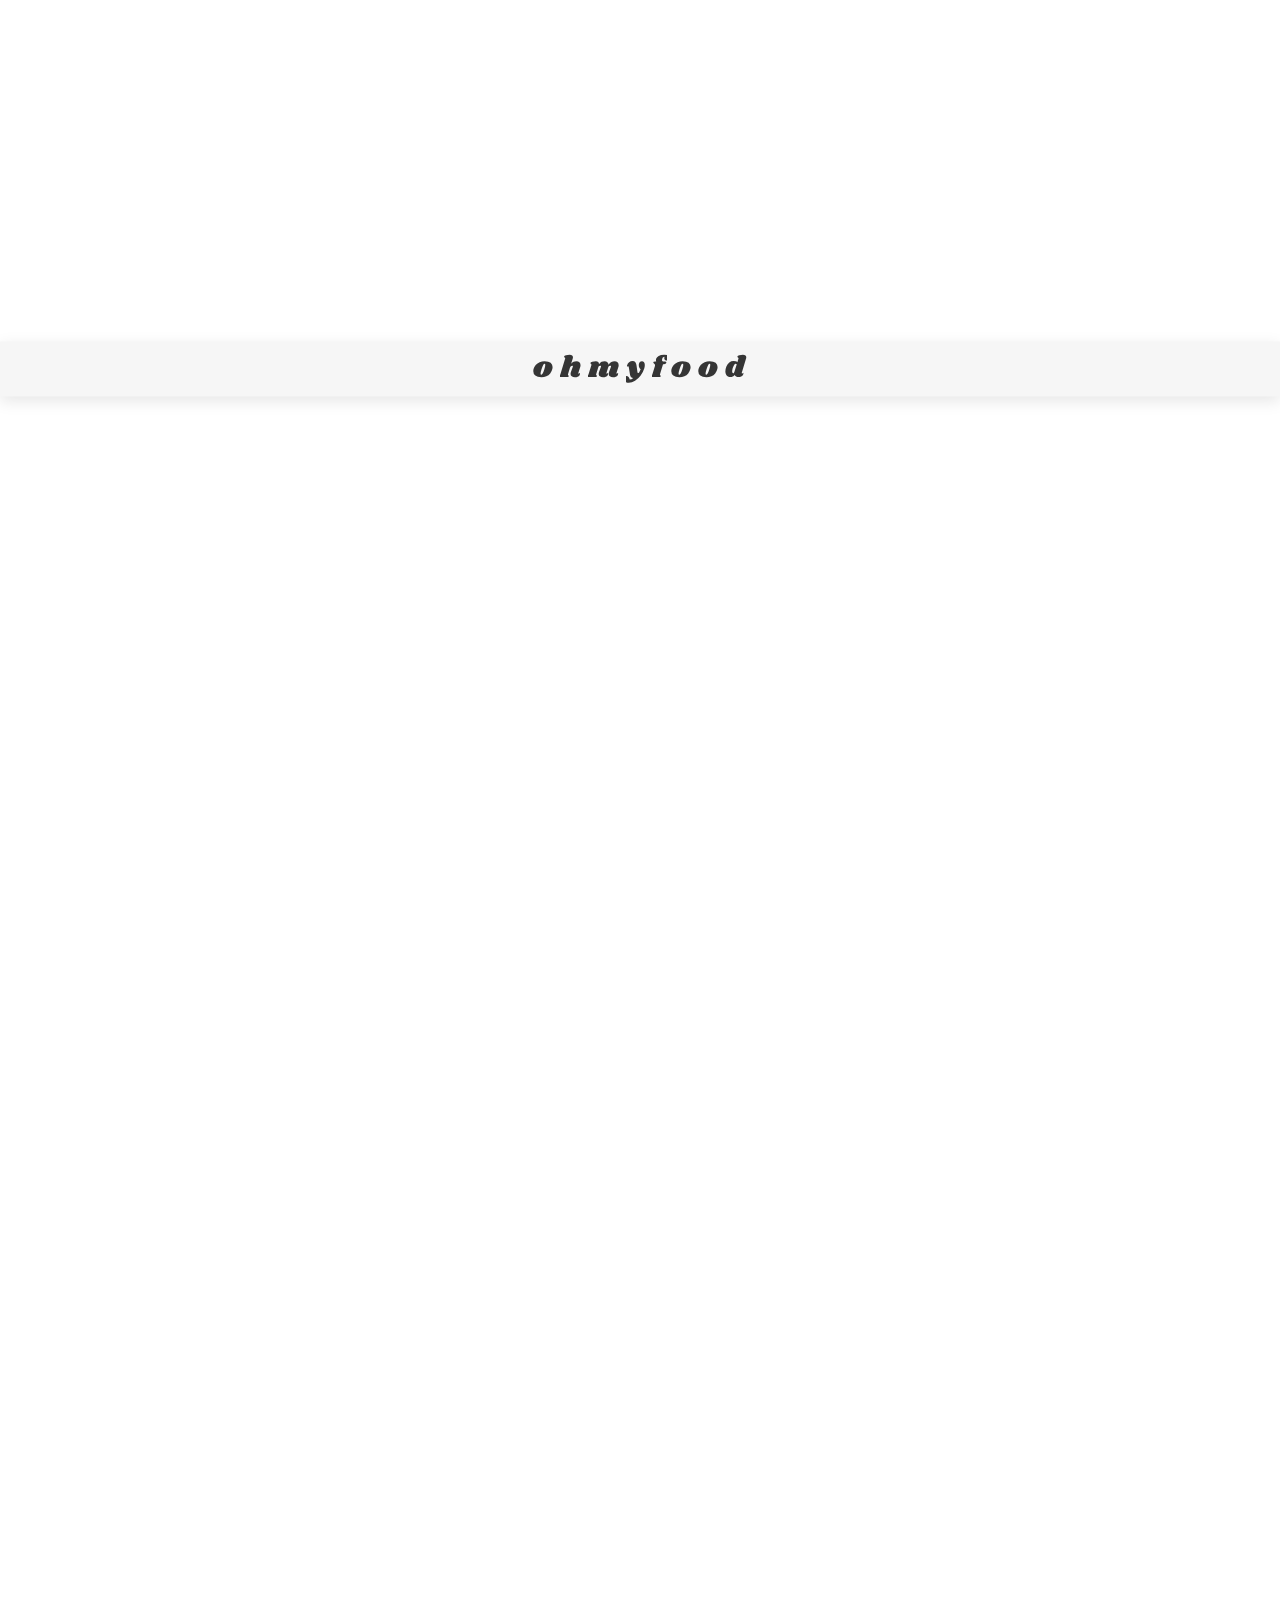
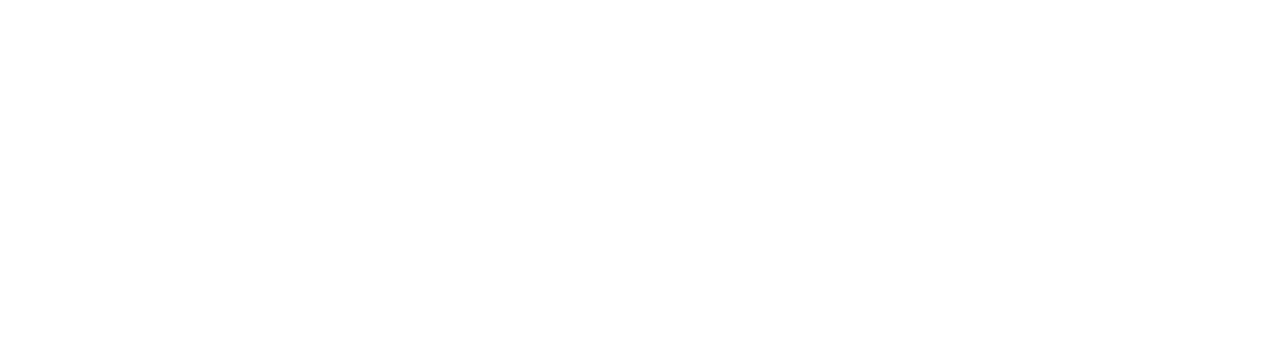
<file: index.html>
<!DOCTYPE html>
<html lang="fr">
  <head>
    <meta charset="UTF-8" />
    <meta name="viewport" content="width=device-width, initial-scale=1.0" />
    <link rel="preconnect" href="https://fonts.googleapis.com" />
    <link rel="preconnect" href="https://fonts.gstatic.com" crossorigin />
    <link
      href="https://fonts.googleapis.com/css2?family=Shrikhand&display=swap"
      rel="stylesheet"
    />

    <link rel="preconnect" href="https://fonts.googleapis.com" />
    <link rel="preconnect" href="https://fonts.gstatic.com" crossorigin />
    <link
      href="https://fonts.googleapis.com/css2?family=Roboto:ital,wght@0,100;0,300;0,400;0,500;0,700;0,900;1,100;1,300;1,400;1,500;1,700;1,900&family=Shrikhand&display=swap"
      rel="stylesheet"
    />
    <link
      rel="stylesheet"
      href="https://cdnjs.cloudflare.com/ajax/libs/font-awesome/6.5.2/css/all.min.css"
      integrity="sha512-SnH5WK+bZxgPHs44uWIX+LLJAJ9/2PkPKZ5QiAj6Ta86w+fsb2TkcmfRyVX3pBnMFcV7oQPJkl9QevSCWr3W6A=="
      crossorigin="anonymous"
      referrerpolicy="no-referrer"
    />
    <link rel="stylesheet" href="scss/styles.css" />

    <title>ohmyfood</title>
  </head>
  <!-- fin head-->
  <body>
    <!-- le loader -->
    <div class="container-load">
      <div class="loader">
        <span class="o-1">o</span>
        <span class="h">h</span>
        <span class="m">m</span>
        <span class="y">y</span>
        <span class="f">f</span>
        <span class="o">o</span>
        <span class="o">o</span>
        <span class="d">d </span>
      </div>
    </div>
    <!-- fin du loader -->

    <!-- id content masque le contenu du site pendant le loader -->
    <div id="content">
      <!-- header-->
      <header class="header">
        <h1 class="logo-h1">ohmyfood</h1>
        <div class="location">
          <i class="fa-solid fa-location-dot" aria-hidden="true"></i
          ><span>Paris, Belleville</span>
        </div>
      </header>
      <!-- fin header-->
      <main class="main-container">
        <!-- partie explorer nos restaurants -->
        <div class="explore">
          <h2>Réservez le menu qui vous convient</h2>
          <p>
            Découvrez des restaurants d'exception, sélectionnés par nos soins.
          </p>
          <!-- </div> -->
          <!--  le bouton gradient -->
          <div class="btn-gradient">
            <a href="#a-restaurants" class="gradient">
              Explorer nos restaurants</a
            >
          </div>
        </div>

        <h2 class="fonc-mobil">Fonctionnement</h2>

        <!-- section fonctionnement -->
        <div class="fonctionnement">
          <div class="fonc-group">
            <button class="little-btn">1</button>
            <i
              class="fa-solid fa-mobile-screen-button fa-lg"
              aria-hidden="true"
            ></i
            ><span>Choisissez un restaurant</span>
          </div>

          <div class="fonc-group">
            <button class="little-btn">2</button>

            <i class="fa-solid fa-list fa-lg" aria-hidden="true"></i
            ><span>Composez votre menu</span>
          </div>

          <div class="fonc-group">
            <button class="little-btn">3</button>

            <i class="fa-solid fa-store fa-lg" aria-hidden="true"></i
            ><span>Dégustez au restaurant</span>
          </div>
        </div>

        <!-- les restaurants -->

        <h2 class="rest-desk">Restaurants</h2>

        <section class="restaurants" id="a-restaurants">
          <h2 class="rest-mobil">Restaurants</h2>
          <!-- premier restau -->
          <article class="card-menu">
            <a href="restaurants/menu_palette_gout.html">
              <img
                src="images/jay-wennington.jpg"
                alt="exemple de plat du restaurant la palette du gout"
              />
            </a>
            <div class="card-menu-content">
              <h3>La palette du goût</h3>
              <p>Ménilmontant</p>

              <input type="checkbox" id="checkbox-1" />

              <label for="checkbox-1" class="card-menu-heart">
                <i class="fa-regular fa-heart fa-xl"></i>

                <span class="card-menu-heart-gradient">
                  <i class="fa-solid fa-heart fa-xl"></i>
                </span>
              </label>
            </div>
          </article>
          <div class="badge-new"><button class="new">Nouveau</button></div>
          <br />
          <!-- deuxieme restau -->
          <article class="card-menu-charonne">
            <a href="restaurants/menu_note_enchantee.html">
              <img
                src="images/stil.jpg"
                alt="exemple de plat du restaurant la note enchantée"
              />
            </a>
            <div class="card-menu-content-ch">
              <h3>La note enchantée</h3>
              <p>Charonne</p>
              <input type="checkbox" id="checkbox-2" />

              <label for="checkbox-2" class="card-menu-heart">
                <i class="fa-regular fa-heart fa-xl"></i>

                <span class="card-menu-heart-gradient">
                  <i class="fa-solid fa-heart fa-xl"></i>
                </span>
              </label>
            </div>
          </article>
          <div class="badge-new"><button class="new">Nouveau</button></div>
          <br />
          <!-- troisieme restau -->
          <article class="card-menu">
            <a href="restaurants/menu_francaise.html">
              <img
                src="images/toa-heftiba.jpg"
                alt="exemple de plat du restaurant a la française"
              />
            </a>
            <div class="card-menu-content">
              <h3>À la française</h3>
              <p>Cité Rouge</p>

              <input type="checkbox" id="checkbox-3" />

              <label for="checkbox-3" class="card-menu-heart">
                <i class="fa-regular fa-heart fa-xl"></i>

                <span class="card-menu-heart-gradient">
                  <i class="fa-solid fa-heart fa-xl"></i>
                </span>
              </label>
            </div>
          </article>
          <br />
          <!-- quatrieme restau -->
          <article class="card-menu">
            <a href="restaurants/menu_delice_sens.html">
              <img
                src="images/louis-hansel.jpg"
                alt="exemple de plat du restaurant le délice des sens"
              />
            </a>
            <div class="card-menu-content">
              <h3>Le délice des sens</h3>
              <p>Folie-Méricourt</p>

              <input type="checkbox" id="checkbox-4" />

              <label for="checkbox-4" class="card-menu-heart">
                <i class="fa-regular fa-heart fa-xl"></i>

                <span class="card-menu-heart-gradient">
                  <i class="fa-solid fa-heart fa-xl"></i>
                </span>
              </label>
            </div>
          </article>
        </section>
      </main>

      <!--footer  -->

      <footer class="footer">
        <div class="logo-footer">ohmyfood</div>
        <div class="links-footer">
          <a href="#"
            ><i class="fa-solid fa-utensils" aria-hidden="true"></i
            ><span>Proposer un restaurant</span></a
          >
          <a class="desk-footer" href="#"
            ><i class="fa-solid fa-handshake-angle" aria-hidden="true"></i
            ><span>Devenir partenaire</span></a
          >
          <a href="#">Mentions légales</a>
          <a href="mailto:contact@ohmyfood.com">Contact</a>
        </div>
      </footer>
      <!-- fin footer -->
    </div>
    <!-- div ferme id content -->
  </body>
</html>
<!-- commentaire -->
</file>
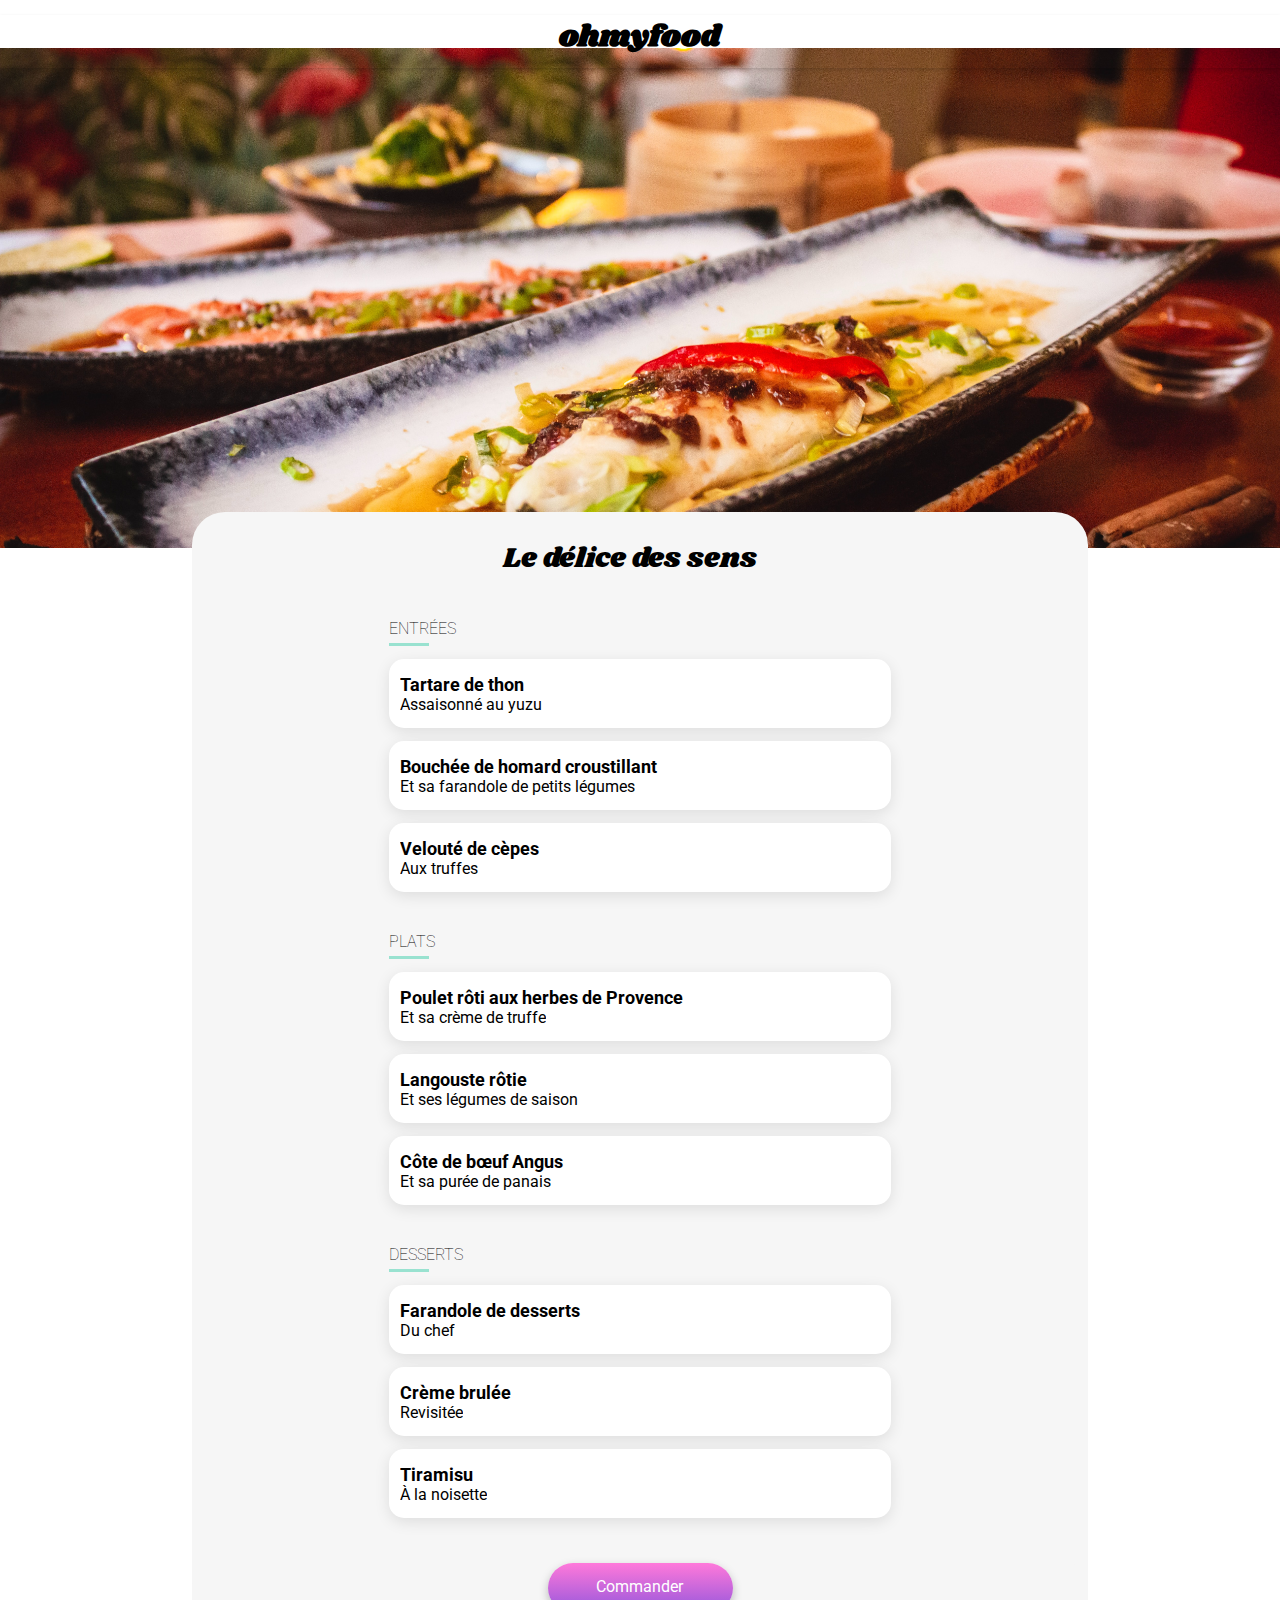
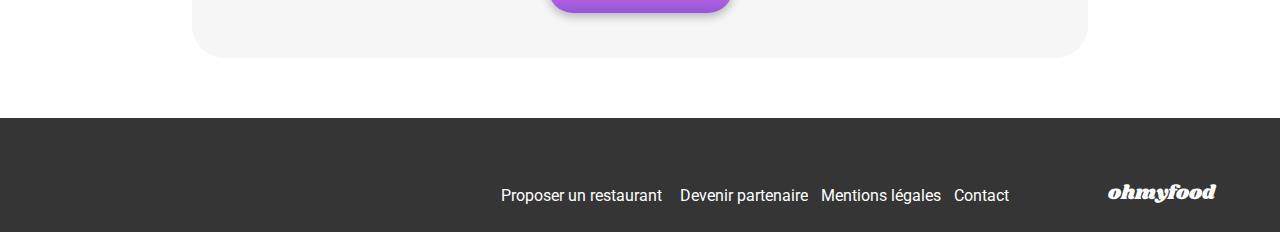
<file: restaurants/menu_delice_sens.html>
<!DOCTYPE html>
<html lang="en">
  <head>
    <meta charset="UTF-8" />
    <meta name="viewport" content="width=device-width, initial-scale=1.0" />
    <link rel="preconnect" href="https://fonts.googleapis.com" />
    <link rel="preconnect" href="https://fonts.gstatic.com" crossorigin />
    <link
      href="https://fonts.googleapis.com/css2?family=Shrikhand&display=swap"
      rel="stylesheet"
    />

    <link rel="preconnect" href="https://fonts.googleapis.com" />
    <link rel="preconnect" href="https://fonts.gstatic.com" crossorigin />
    <link
      href="https://fonts.googleapis.com/css2?family=Roboto:ital,wght@0,100;0,300;0,400;0,500;0,700;0,900;1,100;1,300;1,400;1,500;1,700;1,900&family=Shrikhand&display=swap"
      rel="stylesheet"
    />
    <link
      rel="stylesheet"
      href="https://cdnjs.cloudflare.com/ajax/libs/font-awesome/6.5.2/css/all.min.css"
      integrity="sha512-SnH5WK+bZxgPHs44uWIX+LLJAJ9/2PkPKZ5QiAj6Ta86w+fsb2TkcmfRyVX3pBnMFcV7oQPJkl9QevSCWr3W6A=="
      crossorigin="anonymous"
      referrerpolicy="no-referrer"
    />

    <link rel="stylesheet" href="../scss/styles.css" />

    <title>ohmyfood</title>
  </head>
  <body>
    <!-- header header -->
    <header class="header-r">
      <h1 class="logo-h1">ohmyfood</h1>
      <a href="../index.html"
        ><i class="fa-solid fa-arrow-left fa-lg" aria-hidden="true"></i
      ></a>
    </header>
    <main class="main-container-menu">
      <!-- photos -->
      <div class="photos-r">
        <img
          src="../images/louis-hansel.jpg"
          alt="photo des plats du restaurant"
        />
      </div>
      <!-- section menus and food -->
      <section class="menus-r">
        <div class="menu">
          <h2>Le délice des sens</h2>

          <input type="checkbox" id="checkbox-5" />

          <label for="checkbox-5" class="card-menu-heart-r">
            <i class="fa-regular fa-heart fa-xl"></i>

            <span class="card-menu-heart-gradient-r">
              <i class="fa-solid fa-heart fa-xl"></i>
            </span>
          </label>
        </div>
        <!-- les cartes du restaurants -->
        <div class="food">
          <h2>ENTRÉES</h2>

          <input type="checkbox" id="anim-check-1" class="anim-check" />
          <article class="card-food">
            <h6>.</h6>
            <label for="anim-check-1" class="check">
              <span class="text-h3">Tartare de thon</span>
              <span>Assaisonné au yuzu</span>
              <span class="price">25€</span>
            </label>
          </article>

          <input type="checkbox" id="anim-check-2" class="anim-check" />
          <article class="card-food">
            <h6>.</h6>
            <label for="anim-check-2" class="check">
              <span class="text-h3">Bouchée de homard croustillant </span>
              <span>Et sa farandole de petits légumes</span>
              <span class="price">35€</span>
            </label>
          </article>

          <input type="checkbox" id="anim-check-3" class="anim-check" />
          <article class="card-food">
            <h6>.</h6>
            <label for="anim-check-3" class="check">
              <span class="text-h3">Velouté de cèpes </span>
              <span>Aux truffes</span>
              <span class="price">20€</span>
            </label>
          </article>
        </div>

        <div class="food">
          <h2>PLATS</h2>

          <input type="checkbox" id="anim-check-4" class="anim-check" />
          <article class="card-food">
            <h6>.</h6>
            <label for="anim-check-4" class="check">
              <span class="text-h3">Poulet rôti aux herbes de Provence </span>
              <span>Et sa crème de truffe</span>
              <span class="price">40€</span>
            </label>
          </article>

          <input type="checkbox" id="anim-check-5" class="anim-check" />
          <article class="card-food">
            <h6>.</h6>
            <label for="anim-check-5" class="check">
              <span class="text-h3">Langouste rôtie </span>
              <span>Et ses légumes de saison</span>
              <span class="price">35€</span>
            </label>
          </article>

          <input type="checkbox" id="anim-check-6" class="anim-check" />
          <article class="card-food">
            <h6>.</h6>
            <label for="anim-check-6" class="check">
              <span class="text-h3">Côte de bœuf Angus </span>
              <span>Et sa purée de panais</span>
              <span class="price">44€</span>
            </label>
          </article>
        </div>

        <div class="food">
          <h2>DESSERTS</h2>

          <input type="checkbox" id="anim-check-7" class="anim-check" />
          <article class="card-food">
            <h6>.</h6>
            <label for="anim-check-7" class="check">
              <span class="text-h3">Farandole de desserts</span>
              <span>Du chef</span>
              <span class="price">18€</span>
            </label>
          </article>

          <input type="checkbox" id="anim-check-8" class="anim-check" />
          <article class="card-food">
            <h6>.</h6>
            <label for="anim-check-8" class="check">
              <span class="text-h3">Crème brulée </span>
              <span>Revisitée</span>
              <span class="price">22€</span>
            </label>
          </article>

          <input type="checkbox" id="anim-check-9" class="anim-check" />
          <article class="card-food">
            <h6>.</h6>
            <label for="anim-check-9" class="check">
              <span class="text-h3">Tiramisu </span>
              <span>À la noisette</span>
              <span class="price">23€</span>
            </label>
          </article>
        </div>

        <!--  le bouton gradient -->
        <div class="btn-gradient-menu">
          <a href="#" class="gradient-menu">Commander</a>
        </div>
      </section>
    </main>

    <!--footer  -->
    <footer class="footer">
      <div class="logo-footer">ohmyfood</div>
      <div class="links-footer">
        <a href="#"
          ><i class="fa-solid fa-utensils" aria-hidden="true"></i
          ><span>Proposer un restaurant</span></a
        >
        <a href="#"
          ><i class="fa-solid fa-handshake-angle" aria-hidden="true"></i
          ><span>Devenir partenaire</span></a
        >
        <a href="#">Mentions légales</a>
        <a href="mailto:contact@ohmyfood.com">Contact</a>
      </div>
    </footer>
    <!-- fin footer -->
  </body>
</html>
</file>
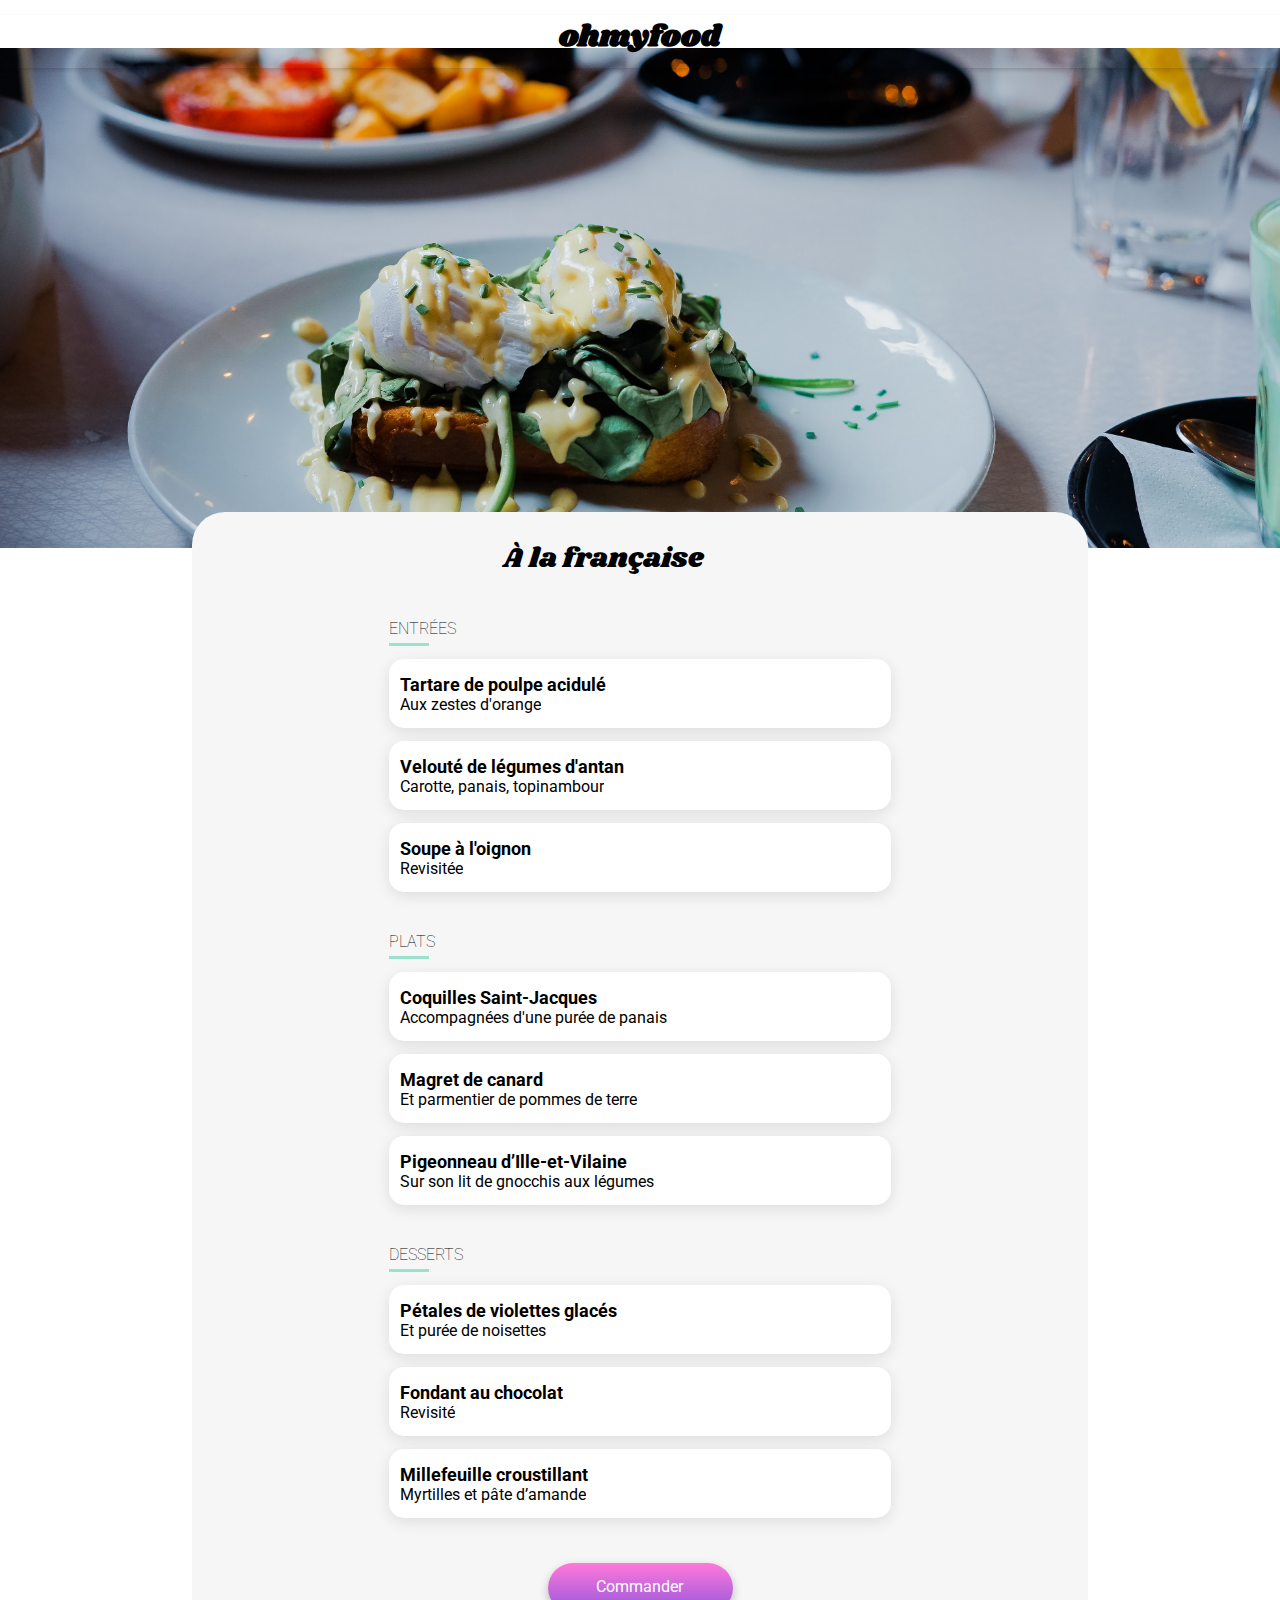
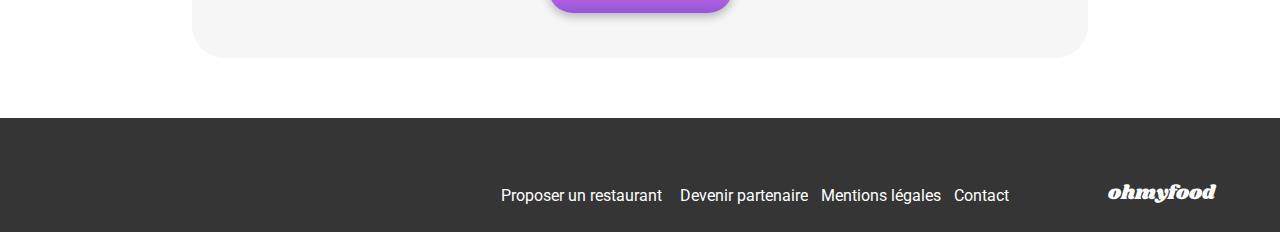
<file: restaurants/menu_francaise.html>
<!DOCTYPE html>
<html lang="en">
  <head>
    <meta charset="UTF-8" />
    <meta name="viewport" content="width=device-width, initial-scale=1.0" />
    <link rel="preconnect" href="https://fonts.googleapis.com" />
    <link rel="preconnect" href="https://fonts.gstatic.com" crossorigin />
    <link
      href="https://fonts.googleapis.com/css2?family=Shrikhand&display=swap"
      rel="stylesheet"
    />

    <link rel="preconnect" href="https://fonts.googleapis.com" />
    <link rel="preconnect" href="https://fonts.gstatic.com" crossorigin />
    <link
      href="https://fonts.googleapis.com/css2?family=Roboto:ital,wght@0,100;0,300;0,400;0,500;0,700;0,900;1,100;1,300;1,400;1,500;1,700;1,900&family=Shrikhand&display=swap"
      rel="stylesheet"
    />
    <link
      rel="stylesheet"
      href="https://cdnjs.cloudflare.com/ajax/libs/font-awesome/6.5.2/css/all.min.css"
      integrity="sha512-SnH5WK+bZxgPHs44uWIX+LLJAJ9/2PkPKZ5QiAj6Ta86w+fsb2TkcmfRyVX3pBnMFcV7oQPJkl9QevSCWr3W6A=="
      crossorigin="anonymous"
      referrerpolicy="no-referrer"
    />

    <link rel="stylesheet" href="../scss/styles.css" />

    <title>ohmyfood</title>
  </head>
  <body>
    <!-- header header -->
    <header class="header-r">
      <h1 class="logo-h1">ohmyfood</h1>
      <a href="../index.html"
        ><i class="fa-solid fa-arrow-left fa-lg" aria-hidden="true"></i
      ></a>
    </header>
    <main class="main-container-menu">
      <!-- photos -->
      <div class="photos-r">
        <img
          src="../images/toa-heftiba.jpg"
          alt="photo des plats du restaurant"
        />
      </div>
      <!-- section menus and food -->
      <section class="menus-r">
        <div class="menu">
          <h2>À la française</h2>

          <input type="checkbox" id="checkbox-5" />

          <label for="checkbox-5" class="card-menu-heart-r">
            <i class="fa-regular fa-heart fa-xl"></i>

            <span class="card-menu-heart-gradient-r">
              <i class="fa-solid fa-heart fa-xl"></i>
            </span>
          </label>
        </div>
        <!-- les cartes du restaurants -->
        <div class="food">
          <h2>ENTRÉES</h2>

          <input type="checkbox" id="anim-check-1" class="anim-check" />
          <article class="card-food">
            <h6>.</h6>
            <label for="anim-check-1" class="check">
              <span class="text-h3">Tartare de poulpe acidulé</span>
              <span>Aux zestes d'orange</span>
              <span class="price">25€</span>
            </label>
          </article>

          <input type="checkbox" id="anim-check-2" class="anim-check" />
          <article class="card-food">
            <h6>.</h6>
            <label for="anim-check-2" class="check">
              <span class="text-h3">Velouté de légumes d'antan</span>
              <span>Carotte, panais, topinambour</span>
              <span class="price">35€</span>
            </label>
          </article>

          <input type="checkbox" id="anim-check-3" class="anim-check" />
          <article class="card-food">
            <h6>.</h6>
            <label for="anim-check-3" class="check">
              <span class="text-h3">Soupe à l'oignon</span>
              <span>Revisitée</span>
              <span class="price">20€</span>
            </label>
          </article>
        </div>

        <div class="food">
          <h2>PLATS</h2>

          <input type="checkbox" id="anim-check-4" class="anim-check" />
          <article class="card-food">
            <h6>.</h6>
            <label for="anim-check-4" class="check">
              <span class="text-h3">Coquilles Saint-Jacques</span>
              <span>Accompagnées d'une purée de panais</span>
              <span class="price">40€</span>
            </label>
          </article>

          <input type="checkbox" id="anim-check-5" class="anim-check" />
          <article class="card-food">
            <h6>.</h6>
            <label for="anim-check-5" class="check">
              <span class="text-h3">Magret de canard</span>
              <span>Et parmentier de pommes de terre</span>
              <span class="price">35€</span>
            </label>
          </article>

          <input type="checkbox" id="anim-check-6" class="anim-check" />
          <article class="card-food">
            <h6>.</h6>
            <label for="anim-check-6" class="check">
              <span class="text-h3">Pigeonneau d’Ille-et-Vilaine</span>
              <span>Sur son lit de gnocchis aux légumes</span>
              <span class="price">44€</span>
            </label>
          </article>
        </div>

        <div class="food">
          <h2>DESSERTS</h2>

          <input type="checkbox" id="anim-check-7" class="anim-check" />
          <article class="card-food">
            <h6>.</h6>
            <label for="anim-check-7" class="check">
              <span class="text-h3">Pétales de violettes glacés</span>
              <span>Et purée de noisettes</span>
              <span class="price">18€</span>
            </label>
          </article>

          <input type="checkbox" id="anim-check-8" class="anim-check" />
          <article class="card-food">
            <h6>.</h6>
            <label for="anim-check-8" class="check">
              <span class="text-h3">Fondant au chocolat</span>
              <span>Revisité</span>
              <span class="price">22€</span>
            </label>
          </article>

          <input type="checkbox" id="anim-check-9" class="anim-check" />
          <article class="card-food">
            <h6>.</h6>
            <label for="anim-check-9" class="check">
              <span class="text-h3">Millefeuille croustillant</span>
              <span>Myrtilles et pâte d’amande</span>
              <span class="price">23€</span>
            </label>
          </article>
        </div>

        <!--  le bouton gradient -->
        <div class="btn-gradient-menu">
          <a href="#" class="gradient-menu">Commander</a>
        </div>
      </section>
    </main>

    <!--footer  -->
    <footer class="footer">
      <div class="logo-footer">ohmyfood</div>
      <div class="links-footer">
        <a href="#"
          ><i class="fa-solid fa-utensils" aria-hidden="true"></i
          ><span>Proposer un restaurant</span></a
        >
        <a href="#"
          ><i class="fa-solid fa-handshake-angle" aria-hidden="true"></i
          ><span>Devenir partenaire</span></a
        >
        <a href="#">Mentions légales</a>
        <a href="mailto:contact@ohmyfood.com">Contact</a>
      </div>
    </footer>
    <!-- fin footer -->
  </body>
</html>
</file>
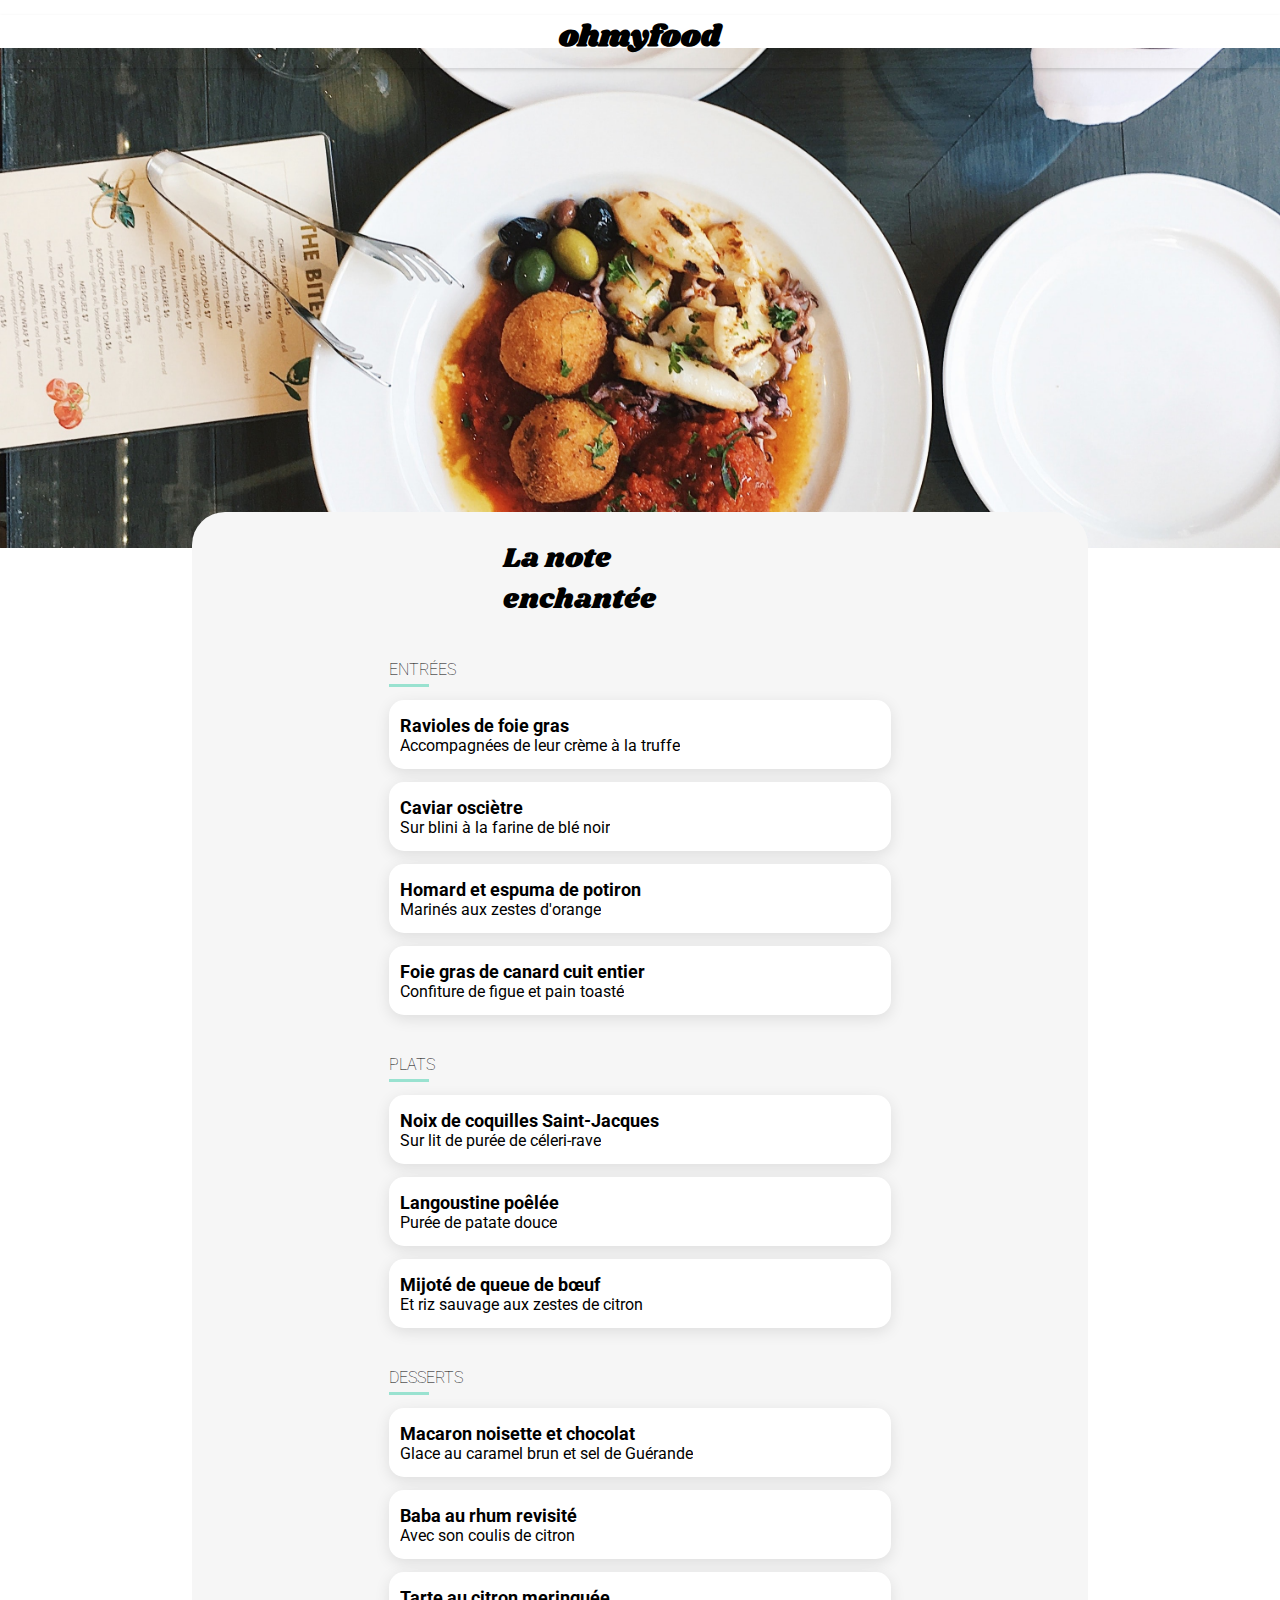
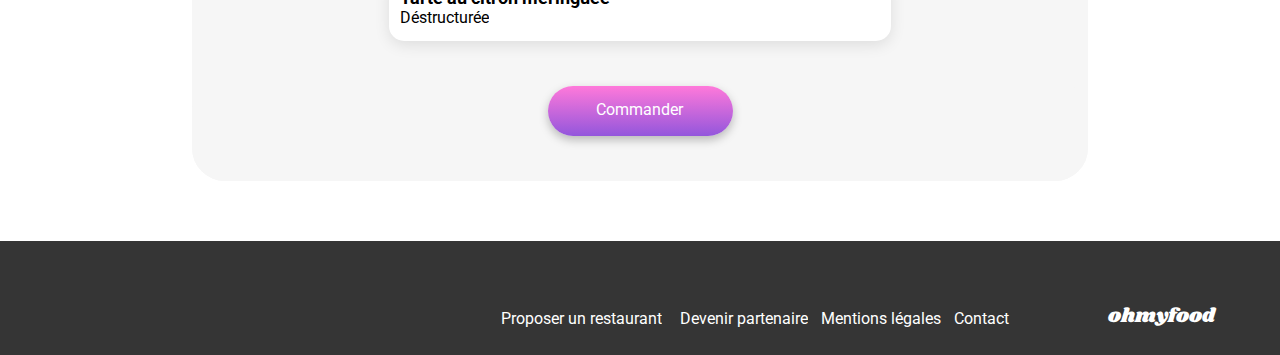
<file: restaurants/menu_note_enchantee.html>
<!DOCTYPE html>
<html lang="en">
  <head>
    <meta charset="UTF-8" />
    <meta name="viewport" content="width=device-width, initial-scale=1.0" />
    <link rel="preconnect" href="https://fonts.googleapis.com" />
    <link rel="preconnect" href="https://fonts.gstatic.com" crossorigin />
    <link
      href="https://fonts.googleapis.com/css2?family=Shrikhand&display=swap"
      rel="stylesheet"
    />

    <link rel="preconnect" href="https://fonts.googleapis.com" />
    <link rel="preconnect" href="https://fonts.gstatic.com" crossorigin />
    <link
      href="https://fonts.googleapis.com/css2?family=Roboto:ital,wght@0,100;0,300;0,400;0,500;0,700;0,900;1,100;1,300;1,400;1,500;1,700;1,900&family=Shrikhand&display=swap"
      rel="stylesheet"
    />
    <link
      rel="stylesheet"
      href="https://cdnjs.cloudflare.com/ajax/libs/font-awesome/6.5.2/css/all.min.css"
      integrity="sha512-SnH5WK+bZxgPHs44uWIX+LLJAJ9/2PkPKZ5QiAj6Ta86w+fsb2TkcmfRyVX3pBnMFcV7oQPJkl9QevSCWr3W6A=="
      crossorigin="anonymous"
      referrerpolicy="no-referrer"
    />

    <link rel="stylesheet" href="../scss/styles.css" />

    <title>ohmyfood</title>
  </head>
  <body>
    <!-- header header -->
    <header class="header-r">
      <h1 class="logo-h1">ohmyfood</h1>
      <a href="../index.html"
        ><i class="fa-solid fa-arrow-left fa-lg" aria-hidden="true"></i
      ></a>
    </header>
    <main class="main-container-menu">
      <!-- photos -->
      <div class="photos-r">
        <img
          src="../images/stil.jpg"
          alt="photo des plats du restaurant"
        />
      </div>
      <!-- section menus and food -->
      <section class="menus-r">
        <div class="menu">
          <h2>La note enchantée</h2>

          <input type="checkbox" id="checkbox-5" />

          <label for="checkbox-5" class="card-menu-heart-r">
            <i class="fa-regular fa-heart fa-xl"></i>

            <span class="card-menu-heart-gradient-r">
              <i class="fa-solid fa-heart fa-xl"></i>
            </span>
          </label>
        </div>

        <!-- les cartes du restaurants -->
        <div class="food">
          <h2>ENTRÉES</h2>

          <input type="checkbox" id="anim-check-1" class="anim-check" />
          <article class="card-food">
            <h6>.</h6>
            <label for="anim-check-1" class="check">
              <span class="text-h3">Ravioles de foie gras</span>
              <span>Accompagnées de leur crème à la truffe</span>
              <span class="price">25€</span>
            </label>
          </article>

          <input type="checkbox" id="anim-check-2" class="anim-check" />
          <article class="card-food">
            <h6>.</h6>
            <label for="anim-check-2" class="check">
              <span class="text-h3">Caviar osciètre </span>
              <span>Sur blini à la farine de blé noir</span>
              <span class="price">35€</span>
            </label>
          </article>

          <input type="checkbox" id="anim-check-3" class="anim-check" />
          <article class="card-food">
            <h6>.</h6>
            <label for="anim-check-3" class="check">
              <span class="text-h3">Homard et espuma de potiron</span>
              <span>Marinés aux zestes d'orange</span>
              <span class="price">20€</span>
            </label>
          </article>

          <input type="checkbox" id="anim-check-4" class="anim-check" />
          <article class="card-food">
            <h6>.</h6>
            <label for="anim-check-4" class="check">
              <span class="text-h3">Foie gras de canard cuit entier</span>
              <span>Confiture de figue et pain toasté</span>
              <span class="price">35€</span>
            </label>
          </article>
        </div>

        <div class="food">
          <h2>PLATS</h2>

          <input type="checkbox" id="anim-check-5" class="anim-check" />
          <article class="card-food">
            <h6>.</h6>
            <label for="anim-check-5" class="check">
              <span class="text-h3">Noix de coquilles Saint-Jacques</span>
              <span>Sur lit de purée de céleri-rave</span>
              <span class="price">40€</span>
            </label>
          </article>

          <input type="checkbox" id="anim-check-6" class="anim-check" />
          <article class="card-food">
            <h6>.</h6>
            <label for="anim-check-6" class="check">
              <span class="text-h3">Langoustine poêlée</span>
              <span>Purée de patate douce</span>
              <span class="price">35€</span>
            </label>
          </article>

          <input type="checkbox" id="anim-check-7" class="anim-check" />
          <article class="card-food">
            <h6>.</h6>
            <label for="anim-check-7" class="check">
              <span class="text-h3">Mijoté de queue de bœuf </span>
              <span>Et riz sauvage aux zestes de citron</span>
              <span class="price">44€</span>
            </label>
          </article>
        </div>

        <div class="food">
          <h2>DESSERTS</h2>

          <input type="checkbox" id="anim-check-8" class="anim-check" />
          <article class="card-food">
            <h6>.</h6>
            <label for="anim-check-8" class="check">
              <span class="text-h3">Macaron noisette et chocolat</span>
              <span>Glace au caramel brun et sel de Guérande</span>
              <span class="price">18€</span>
            </label>
          </article>

          <input type="checkbox" id="anim-check-9" class="anim-check" />
          <article class="card-food">
            <h6>.</h6>
            <label for="anim-check-9" class="check">
              <span class="text-h3">Baba au rhum revisité</span>
              <span>Avec son coulis de citron</span>
              <span class="price">22€</span>
            </label>
          </article>

          <input type="checkbox" id="anim-check-10" class="anim-check" />
          <article class="card-food">
            <h6>.</h6>
            <label for="anim-check-10" class="check">
              <span class="text-h3">Tarte au citron meringuée </span>
              <span>Déstructurée</span>
              <span class="price">23€</span>
            </label>
          </article>
        </div>

        <!--  le bouton gradient -->
        <div class="btn-gradient-menu">
          <a href="#" class="gradient-menu">Commander</a>
        </div>
      </section>
    </main>

    <!--footer  -->
    <footer class="footer">
      <div class="logo-footer">ohmyfood</div>
      <div class="links-footer">
        <a href="#"
          ><i class="fa-solid fa-utensils" aria-hidden="true"></i
          ><span>Proposer un restaurant</span></a
        >
        <a href="#"
          ><i class="fa-solid fa-handshake-angle" aria-hidden="true"></i
          ><span>Devenir partenaire</span></a
        >
        <a href="#">Mentions légales</a>
        <a href="mailto:contact@ohmyfood.com">Contact</a>
      </div>
    </footer>
    <!-- fin footer -->
  </body>
</html>
</file>
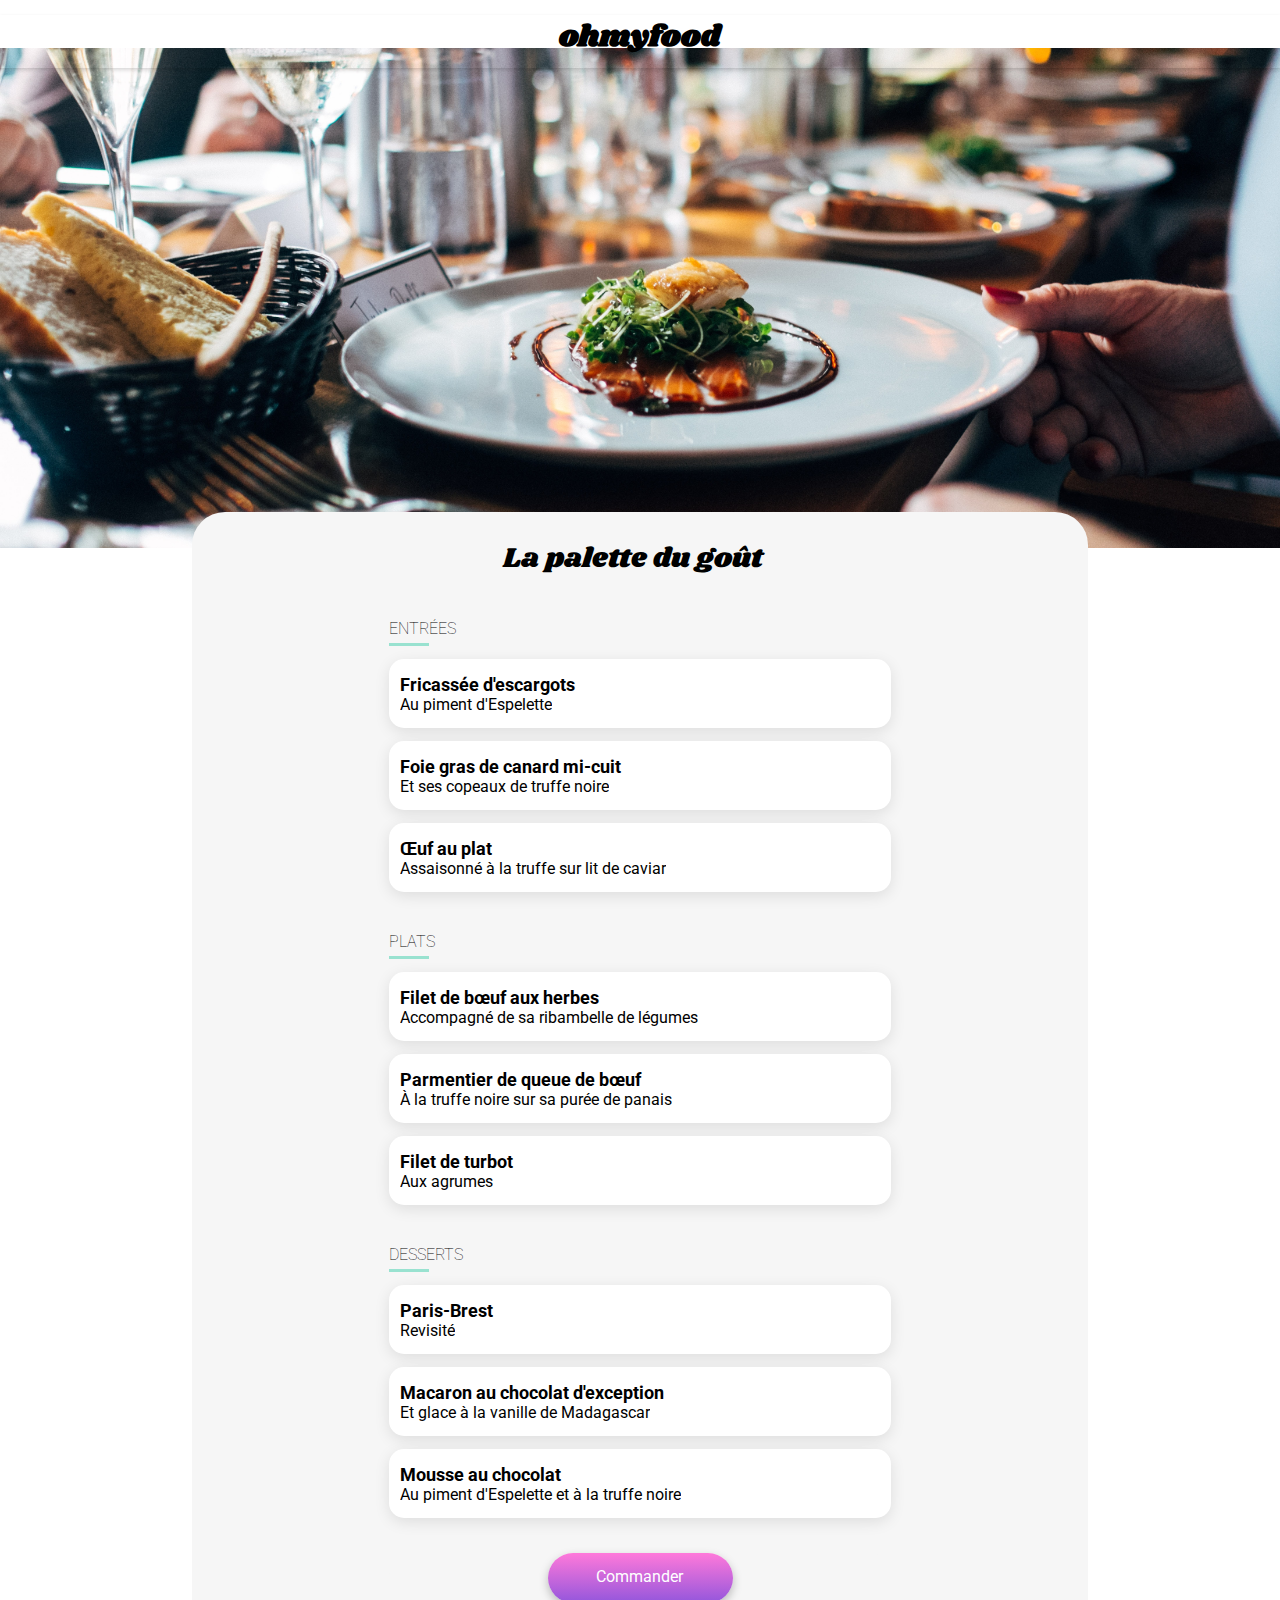
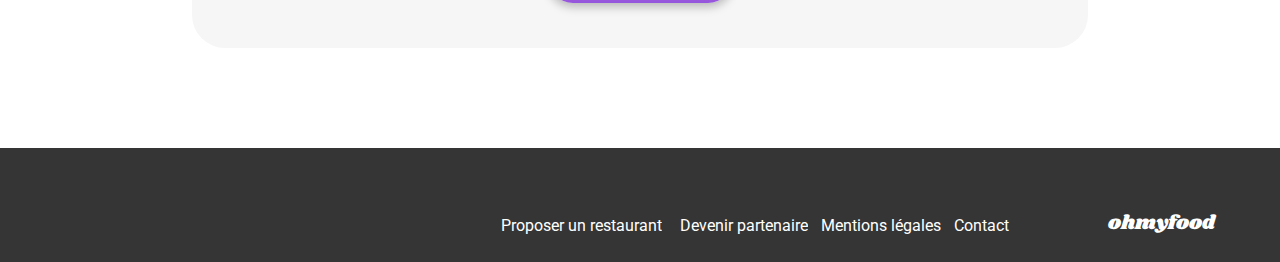
<file: restaurants/menu_palette_gout.html>
<!DOCTYPE html>
<html lang="en">
  <head>
    <meta charset="UTF-8" />
    <meta name="viewport" content="width=device-width, initial-scale=1.0" />
    <link rel="preconnect" href="https://fonts.googleapis.com" />
    <link rel="preconnect" href="https://fonts.gstatic.com" crossorigin />
    <link
      href="https://fonts.googleapis.com/css2?family=Shrikhand&display=swap"
      rel="stylesheet"
    />

    <link rel="preconnect" href="https://fonts.googleapis.com" />
    <link rel="preconnect" href="https://fonts.gstatic.com" crossorigin />
    <link
      href="https://fonts.googleapis.com/css2?family=Roboto:ital,wght@0,100;0,300;0,400;0,500;0,700;0,900;1,100;1,300;1,400;1,500;1,700;1,900&family=Shrikhand&display=swap"
      rel="stylesheet"
    />
    <link
      rel="stylesheet"
      href="https://cdnjs.cloudflare.com/ajax/libs/font-awesome/6.5.2/css/all.min.css"
      integrity="sha512-SnH5WK+bZxgPHs44uWIX+LLJAJ9/2PkPKZ5QiAj6Ta86w+fsb2TkcmfRyVX3pBnMFcV7oQPJkl9QevSCWr3W6A=="
      crossorigin="anonymous"
      referrerpolicy="no-referrer"
    />

    <link rel="stylesheet" href="../scss/styles.css" />

    <title>ohmyfood</title>
  </head>
  <body>
    <!-- header header -->
    <header class="header-r">
      <h1 class="logo-h1">ohmyfood</h1>
      <a href="../index.html"
        ><i class="fa-solid fa-arrow-left fa-lg" aria-hidden="true"></i
      ></a>
    </header>
    <main class="main-container-menu">
      <!-- photos -->
      <div class="photos-r">
        <img
          src="../images/jay-wennington.jpg"
          alt="photo des plats du restaurant"
        />
      </div>
      <!-- section menus and food -->
      <section class="menus-r">
        <div class="menu">
          <h2>La palette du goût</h2>

          <input type="checkbox" id="checkbox-5" />

          <label for="checkbox-5" class="card-menu-heart-r">
            <i class="fa-regular fa-heart fa-xl"></i>

            <span class="card-menu-heart-gradient-r">
              <i class="fa-solid fa-heart fa-xl"></i>
            </span>
          </label>
        </div>
        <!-- les cartes du restaurants -->
        <div class="food">
          <h2>ENTRÉES</h2>

          <input type="checkbox" id="anim-check-1" class="anim-check" />
          <article class="card-food">
            <h6>.</h6>
            <label for="anim-check-1" class="check">
              <span class="text-h3">Fricassée d'escargots</span>
              <span>Au piment d'Espelette</span>
              <span class="price">25€</span>
            </label>
          </article>

          <input type="checkbox" id="anim-check-2" class="anim-check" />
          <article class="card-food">
            <h6>.</h6>
            <label for="anim-check-2" class="check">
              <span class="text-h3">Foie gras de canard mi-cuit</span>
              <span>Et ses copeaux de truffe noire</span>
              <span class="price">35€</span>
            </label>
          </article>

          <input type="checkbox" id="anim-check-3" class="anim-check" />
          <article class="card-food">
            <h6>.</h6>
            <label for="anim-check-3" class="check">
              <span class="text-h3">Œuf au plat</span>
              <span>Assaisonné à la truffe sur lit de caviar</span>
              <span class="price">20€</span>
            </label>
          </article>
        </div>

        <div class="food">
          <h2>PLATS</h2>

          <input type="checkbox" id="anim-check-4" class="anim-check" />
          <article class="card-food">
            <h6>.</h6>
            <label for="anim-check-4" class="check">
              <span class="text-h3">Filet de bœuf aux herbes</span>
              <span>Accompagné de sa ribambelle de légumes</span>
              <span class="price">40€</span>
            </label>
          </article>

          <input type="checkbox" id="anim-check-5" class="anim-check" />
          <article class="card-food">
            <h6>.</h6>
            <label for="anim-check-5" class="check">
              <span class="text-h3">Parmentier de queue de bœuf</span>
              <span>À la truffe noire sur sa purée de panais</span>
              <span class="price">35€</span>
            </label>
          </article>

          <input type="checkbox" id="anim-check-6" class="anim-check" />
          <article class="card-food">
            <h6>.</h6>
            <label for="anim-check-6" class="check">
              <span class="text-h3">Filet de turbot</span>
              <span>Aux agrumes</span>
              <span class="price">44€</span>
            </label>
          </article>
        </div>

        <div class="food">
          <h2>DESSERTS</h2>

          <input type="checkbox" id="anim-check-7" class="anim-check" />
          <article class="card-food">
            <h6>.</h6>
            <label for="anim-check-7" class="check">
              <span class="text-h3">Paris-Brest</span>
              <span>Revisité</span>
              <span class="price">18€</span>
            </label>
          </article>

          <input type="checkbox" id="anim-check-8" class="anim-check" />
          <article class="card-food">
            <h6>.</h6>
            <label for="anim-check-8" class="check">
              <span class="text-h3">Macaron au chocolat d'exception</span>
              <span>Et glace à la vanille de Madagascar</span>
              <span class="price">22€</span>
            </label>
          </article>

          <input type="checkbox" id="anim-check-9" class="anim-check" />
          <article class="card-food">
            <h6>.</h6>
            <label for="anim-check-9" class="check">
              <span class="text-h3">Mousse au chocolat</span>
              <span>Au piment d'Espelette et à la truffe noire</span>
              <span class="price">23€</span>
            </label>
          </article>
          <!-- </div> -->

          <!--  le bouton gradient -->
          <div class="btn-gradient-menu">
            <a href="#" class="gradient-menu">Commander</a>
          </div>
        </div>
      </section>
    </main>
    <!--footer  -->
    <footer class="footer">
      <div class="logo-footer">ohmyfood</div>
      <div class="links-footer">
        <a href="#"
          ><i class="fa-solid fa-utensils" aria-hidden="true"></i
          ><span>Proposer un restaurant</span></a
        >
        <a href="#"
          ><i class="fa-solid fa-handshake-angle" aria-hidden="true"></i
          ><span>Devenir partenaire</span></a
        >
        <a href="#">Mentions légales</a>
        <a href="mailto:contact@ohmyfood.com">Contact</a>
      </div>
    </footer>
    <!-- fin footer -->
  </body>
</html>
</file>
<file: scss/styles.css>
@import url("https://fonts.googleapis.com/css2?family=Shrikhand&display=swap");
@import url("https://fonts.googleapis.com/css2?family=Roboto:ital,wght@0,100;0,300;0,400;0,500;0,700;0,900;1,100;1,300;1,400;1,500;1,700;1,900&family=Shrikhand&display=swap");
input[type=checkbox] {
  visibility: hidden;
}

#checkbox-1:checked + label .fa-heart,
#checkbox-2:checked + label .fa-heart,
#checkbox-3:checked + label .fa-heart,
#checkbox-4:checked + label .fa-heart,
#checkbox-5:checked + label .fa-heart {
  display: none;
}

#checkbox-1:checked + label .fa-heart:first-child,
#checkbox-2:checked + label .fa-heart:first-child,
#checkbox-3:checked + label .fa-heart:first-child,
#checkbox-4:checked + label .fa-heart:first-child,
#checkbox-5:checked + label .fa-heart:first-child {
  display: none;
}

#checkbox-1:checked + label .fa-heart:last-child,
#checkbox-2:checked + label .fa-heart:last-child,
#checkbox-3:checked + label .fa-heart:last-child,
#checkbox-4:checked + label .fa-heart:last-child,
#checkbox-5:checked + label .fa-heart:last-child {
  display: inline-block;
  opacity: 2;
}

@keyframes scale-in {
  from {
    transform: scale(0%);
  }
  to {
    transform: scale(100%);
  }
}
.anim-check:checked + .card-food::after {
  opacity: 1;
  transform: translateX(-100%);
  animation: move-in 500ms ease-in-out both;
}
@keyframes move-in {
  from {
    transform: translateX(100%);
  }
  to {
    transform: translateX(0%);
  }
}

.anim-check:not(:checked) + .card-food::after {
  opacity: 1;
  transform: translateX(100%);
  animation: move-out 500ms ease-in-out both;
}
@keyframes move-out {
  from {
    transform: translateX(0%);
  }
  to {
    transform: translateX(100%);
  }
}

input[type=checkbox]:checked + .card-food .text-h3,
input[type=checkbox]:checked + .card-food .price,
input[type=checkbox]:checked + .card-food span {
  transform: translateX(-59px);
}
input[type=checkbox]:checked + .card-food .text-h3,
input[type=checkbox]:checked + .card-food span {
  transform: translateX(0);
  max-width: 245px;
}
@media only screen and (min-width: 1025px) {
  input[type=checkbox]:checked + .card-food .text-h3,
  input[type=checkbox]:checked + .card-food span {
    transform: translateX(0);
    max-width: none;
  }
}

h6 {
  display: none;
}

.header-r {
  position: relative;
}

.fa-arrow-left {
  color: #353535;
  position: relative;
  left: 15px;
  bottom: 40px;
  z-index: 3;
}

.main-container-menu {
  margin-bottom: 0px;
}

@media only screen and (min-width: 1025px) {
  .main-container-menu {
    padding: 0;
    background: #f6f6f6;
  }
}
.photos-r img {
  -o-object-fit: cover;
     object-fit: cover;
  box-sizing: border-box;
  height: 275px;
  width: 100%;
  position: relative;
  bottom: 20px;
}

@media only screen and (min-width: 1025px) {
  .photos-r img {
    height: 500px;
  }
}
.menus-r {
  position: relative;
  z-index: 4;
  bottom: 75px;
  background-color: #f6f6f6;
  border-radius: 33px 33px 0 0;
}
.menus-r .card-menu-heart-gradient {
  bottom: 50.7px;
  right: 40px;
}

@media only screen and (min-width: 1025px) {
  .menus-r {
    width: 70%;
    margin: 0 auto;
    bottom: 60px;
    border-radius: 33px;
  }
}
@media only screen and (min-width: 601px) and (max-width: 1024px) {
  .menus-r {
    width: 70%;
    margin: 0 auto;
    border-radius: 33px;
    bottom: 55px;
  }
}
.menu {
  display: flex;
  justify-content: space-between;
  padding: 26px 15px 0 15px;
  margin-bottom: 40px;
}
.menu > h2 {
  font-family: "shrikhand";
  font-size: 28px;
  font-weight: 200;
}

@media only screen and (min-width: 1025px) {
  .menu {
    margin-left: 33%;
    margin-right: 33%;
  }
}
@media only screen and (min-width: 601px) and (max-width: 1024px) {
  .menu {
    margin-left: 15%;
    margin-right: 15%;
  }
}
.card-menu-heart-r, .card-menu-heart-gradient-r {
  display: flex;
  justify-content: flex-end;
  position: relative;
  bottom: -20px;
}

.card-menu-heart-gradient-r {
  right: 24px;
  bottom: 11px;
  height: 26.5px;
  overflow: hidden;
}
.card-menu-heart-gradient-r .fa-solid {
  opacity: 0;
  padding: 11px 0 11px 0;
  display: inline-block;
  background: linear-gradient(0deg, #ff79da 4%, #9356dc 100%);
  background-clip: text;
  -webkit-background-clip: text;
  -webkit-text-fill-color: transparent;
}

.food {
  display: flex;
  flex-direction: column;
  margin: 0 13px 40px 13px;
  animation: scale-in 950ms ease-in-out both;
}
.food > h2 {
  font-size: 16px;
  font-weight: lighter;
  border-bottom: 3px solid #99e2d0;
  width: 40px;
  padding-bottom: 5px;
}

@media only screen and (min-width: 1025px) {
  .food {
    margin-left: 22%;
    margin-right: 22%;
  }
}
@media only screen and (min-width: 601px) and (max-width: 1024px) {
  .food {
    margin-left: 15%;
    margin-right: 15%;
  }
}
.card-food {
  display: flex;
  flex-direction: column;
  justify-content: space-between;
  height: 69px;
  background-color: white;
  border-radius: 15px;
  box-shadow: 0px 4.01px 15.04px 0px rgba(0, 0, 0, 0.1019607843);
  padding: 15px 15px 0 11px;
  position: relative;
  overflow: hidden;
  display: flex;
}

.check {
  cursor: pointer;
}

.text-h3,
span {
  display: inline-block;
  margin: 0;
  position: relative;
  overflow: hidden;
  white-space: nowrap;
  text-overflow: ellipsis;
  transition: transform 500ms ease-in-out;
}

.text-h3 {
  font-size: 18px;
  font-weight: bold;
  display: block;
}
.text-h3 > span {
  font-size: 12px;
  font-weight: lighter;
}

.price {
  display: flex;
  font-weight: bold;
  font-size: 15px;
  position: absolute;
  padding-left: 16px;
  display: block;
  left: 300px;
  bottom: 13px;
  transition: transform 500ms ease-in-out;
}
@media only screen and (min-width: 1025px) {
  .price {
    left: 540px;
  }
}
@media only screen and (min-width: 601px) and (max-width: 1024px) {
  .price {
    left: 325px;
  }
}

.card-food::after {
  content: "\f058";
  position: absolute;
  width: 59px;
  height: 69px;
  background: #99e2d0;
  display: block;
  top: 0;
  right: 0;
  opacity: 0;
  font-family: "font awesome 5 free";
  font-size: x-large;
  font-weight: 900;
  color: white;
  display: flex;
  justify-content: center;
  align-items: center;
}

.btn-gradient-menu .gradient-menu {
  width: 185px;
  height: 50px;
  text-align: center;
}

@media only screen and (min-width: 1025px) {
  .btn-gradient-menu {
    padding: 30px 0 70px 0;
    border-radius: 33px;
  }
}
@media only screen and (min-width: 601px) and (max-width: 1024px) {
  .btn-gradient-menu {
    padding: 20px 0 60px 0;
  }
}
input[type=checkbox] {
  visibility: hidden;
}

#checkbox-1:checked + label .fa-heart,
#checkbox-2:checked + label .fa-heart,
#checkbox-3:checked + label .fa-heart,
#checkbox-4:checked + label .fa-heart,
#checkbox-5:checked + label .fa-heart {
  display: none;
}

#checkbox-1:checked + label .fa-heart:first-child,
#checkbox-2:checked + label .fa-heart:first-child,
#checkbox-3:checked + label .fa-heart:first-child,
#checkbox-4:checked + label .fa-heart:first-child,
#checkbox-5:checked + label .fa-heart:first-child {
  display: none;
}

#checkbox-1:checked + label .fa-heart:last-child,
#checkbox-2:checked + label .fa-heart:last-child,
#checkbox-3:checked + label .fa-heart:last-child,
#checkbox-4:checked + label .fa-heart:last-child,
#checkbox-5:checked + label .fa-heart:last-child {
  display: inline-block;
  opacity: 2;
}

@keyframes scale-in {
  from {
    transform: scale(0%);
  }
  to {
    transform: scale(100%);
  }
}
.anim-check:checked + .card-food::after {
  opacity: 1;
  transform: translateX(-100%);
  animation: move-in 500ms ease-in-out both;
}
@keyframes move-in {
  from {
    transform: translateX(100%);
  }
  to {
    transform: translateX(0%);
  }
}

.anim-check:not(:checked) + .card-food::after {
  opacity: 1;
  transform: translateX(100%);
  animation: move-out 500ms ease-in-out both;
}
@keyframes move-out {
  from {
    transform: translateX(0%);
  }
  to {
    transform: translateX(100%);
  }
}

input[type=checkbox]:checked + .card-food .text-h3,
input[type=checkbox]:checked + .card-food .price,
input[type=checkbox]:checked + .card-food span {
  transform: translateX(-59px);
}
input[type=checkbox]:checked + .card-food .text-h3,
input[type=checkbox]:checked + .card-food span {
  transform: translateX(0);
  max-width: 245px;
}
@media only screen and (min-width: 1025px) {
  input[type=checkbox]:checked + .card-food .text-h3,
  input[type=checkbox]:checked + .card-food span {
    transform: translateX(0);
    max-width: none;
  }
}

* {
  margin: 0;
  padding: 0;
  box-sizing: border-box;
  font-family: "roboto", sans-serif;
}

body {
  margin: 15px 0 0 0;
}

a {
  text-decoration: none;
  color: inherit;
}

.container-load {
  background: #f6f6f6;
  box-shadow: 0px 4.01px 15.04px 0px rgba(0, 0, 0, 0.1019607843);
  width: 100%;
  height: 55px;
  position: fixed;
  top: 41%;
  left: 50%;
  transform: translate(-50%, -50%);
  display: flex;
  flex-direction: row;
  justify-content: center;
  align-items: center;
  z-index: 15;
  animation: stop-loader 100ms 3000ms both;
}

.loader span {
  font-size: 30px;
  font-family: "shrikhand";
  letter-spacing: 3px;
  display: inline-block;
  color: #353535;
  opacity: 1;
  animation: opacity 1000ms ease-in-out infinite both;
}
.loader span.o-1 {
  animation-delay: 0ms;
}
.loader span.h {
  animation-delay: 250ms;
}
.loader span.m {
  animation-delay: 500ms;
}
.loader span.y {
  animation-delay: 700ms;
}
.loader span.f {
  animation-delay: 950ms;
}
.loader span.o {
  animation-delay: 1200ms;
}
.loader span.d {
  animation-delay: 1450ms;
}

@keyframes opacity {
  0% {
    transform: scale(0.8);
    opacity: 0.3;
  }
  45% {
    transform: scale(1.1);
    opacity: 1;
    color: #9356dc;
  }
  100% {
    transform: scale(0.8);
    opacity: 0.3;
  }
}
@keyframes stop-loader {
  to {
    opacity: 0;
    display: none;
  }
}
#content {
  opacity: 0;
  animation: content-in 500ms 3000ms ease-in-out both;
}

@keyframes content-in {
  to {
    opacity: 1;
  }
}
.header {
  gap: 20px;
}

.logo-h1 {
  font-family: "shrikhand", serif;
  font-weight: 700;
  font-size: 30px;
  box-shadow: 0px 2px 4px 0px rgba(0, 0, 0, 0.1490196078);
  height: 53px;
  display: flex;
  justify-content: center;
  z-index: 2;
  position: relative;
}

.location {
  box-shadow: 0px 4px 4px 0px rgba(0, 0, 0, 0.2509803922);
  height: 50px;
  color: #353535;
  background-color: #eaeaea;
  gap: 17px;
  display: flex;
  justify-content: center;
  padding: 13px 0px 12px 0px;
  position: relative;
  z-index: 1;
  font-size: 16px;
  font-weight: 500;
}

.main-container, .main-container-menu {
  margin: 0px;
  padding: 0;
  background-color: #f6f6f6;
}
@media only screen and (min-width: 1025px) {
  .main-container, .main-container-menu {
    background: white;
  }
}
@media only screen and (min-width: 601px) and (max-width: 1024px) {
  .main-container, .main-container-menu {
    background: white;
  }
}

.explore {
  display: flex;
  flex-direction: column;
  align-items: center;
  text-align: center;
  gap: 15px;
  padding: 30px 20px 0px 20px;
}
.explore > h2 {
  margin: 0 30px 0 30px;
}
.explore > p {
  font-size: 18px;
  font-weight: 300;
}
@media only screen and (min-width: 1025px) {
  .explore {
    background: #f6f6f6;
    padding-bottom: 35px;
  }
}
@media only screen and (min-width: 601px) and (max-width: 1024px) {
  .explore {
    background: #f6f6f6;
    padding-bottom: 35px;
  }
}

.btn-gradient, .btn-gradient-menu {
  display: flex;
  justify-content: center;
  margin-top: "" px;
  height: "" px;
  align-items: center;
  margin-top: 30px;
  height: 50px;
}
@media only screen and (min-width: 1025px) {
  .btn-gradient, .btn-gradient-menu {
    background-color: #f6f6f6;
  }
}

.gradient, .btn-gradient-menu .gradient-menu {
  background: linear-gradient(0deg, #9356dc 0%, #ff79da 100%);
  box-shadow: 0px 4px 10px 0px rgba(0, 0, 0, 0.2509803922);
  opacity: 1;
  color: white;
  padding: "" px;
  border-radius: 25px;
  font-size: 16px;
  padding: 14px 18.75px 14px 18.5px;
  transition: transform opacity ease-in-out;
  transition-delay: 70ms;
  transition-duration: 1000ms;
}
.gradient:hover, .btn-gradient-menu .gradient-menu:hover {
  opacity: 0.8;
  box-shadow: 0px 4px 15px 0px rgba(0, 0, 0, 0.4588235294);
  transform: opacity;
}

.fonc-mobil {
  position: relative;
  top: 70px;
  padding: 40px 0 0 17px;
  background: white;
}
@media only screen and (min-width: 1025px) {
  .fonc-mobil {
    padding-left: 235px;
    padding-top: 0;
  }
}
@media only screen and (min-width: 601px) and (max-width: 1024px) {
  .fonc-mobil {
    display: flex;
    justify-content: center;
    padding-right: 170px;
    padding-top: 0;
  }
}

.fonctionnement {
  display: flex;
  flex-direction: column;
  gap: 25px;
  align-items: center;
  margin-top: 50px;
  padding: 50px 0 70px 0;
  background-color: white;
}
@media only screen and (min-width: 1025px) {
  .fonctionnement {
    display: flex;
    flex-direction: row;
    justify-content: center;
  }
}

.fonc-group {
  width: 322.5px;
  height: 72.4px;
  border-radius: 20px;
  background-color: #f6f6f6;
  border-color: transparent;
  box-shadow: 0px 4px 15px 0px rgba(0, 0, 0, 0.1490196078);
  font-weight: 500;
  font-size: 16px;
  padding-left: 35px;
  padding-top: 25px;
  position: relative;
  margin-left: 10px;
}

.little-btn {
  position: absolute;
  top: 37%;
  right: 97%;
  width: 24px;
  height: 24px;
  border-radius: 50px;
  background-color: #9356dc;
  border-color: transparent;
  color: white;
}

.fa-list, .fa-mobile-screen-button,
.fa-store {
  margin-right: 20px;
  color: #7e7e7e;
}

.fa-mobile-screen-button {
  margin-right: 24px;
}

.fa-list:hover,
.fa-store:hover,
.fa-mobile-screen-button:hover {
  color: #9356dc;
}

.restaurants {
  background-color: #f6f6f6;
  padding: 45px 0 60px 0;
  margin: 15px 15px 0 15px;
}
.restaurants > .rest-mobil {
  margin-bottom: 20px;
}
@media only screen and (min-width: 1025px) {
  .restaurants {
    display: flex;
    flex-wrap: wrap;
    justify-content: center;
    padding: 0 70px 0 80px;
    margin: 0;
  }
}
@media only screen and (min-width: 601px) and (max-width: 1024px) {
  .restaurants {
    display: flex;
    flex-direction: column;
    align-items: center;
    gap: 15px;
    padding-top: 20px;
    margin: 0;
  }
}

.rest-desk {
  display: none;
}

@media only screen and (min-width: 1025px) {
  .rest-mobil {
    display: none;
  }
  .rest-desk {
    display: block;
    background: #f6f6f6;
    padding: 25px 0 20px 235px;
    position: relative;
    bottom: 0px;
  }
}
@media only screen and (min-width: 601px) and (max-width: 1024px) {
  .rest-mobil {
    display: flex;
    justify-content: center;
    padding-right: 352px;
  }
}
.badge-new {
  position: relative;
}
.badge-new > .new {
  position: absolute;
  bottom: 208px;
  right: 14px;
  background-color: #99e2d0;
  color: #008766;
  padding: 0px 5px;
  border-radius: 2px;
  border-color: transparent;
  width: 80px;
  height: 29px;
  font-weight: bold;
}
@media only screen and (min-width: 1025px) {
  .badge-new {
    right: 40px;
    top: -40px;
  }
}
@media only screen and (min-width: 601px) and (max-width: 1024px) {
  .badge-new {
    right: -245px;
    top: -15px;
  }
}

.card-menu, .card-menu-charonne img, .card-menu-charonne {
  display: flex;
  flex-direction: column;
  height: 251px;
  background-color: white;
  width: 100%;
  border-radius: 15px;
}
@media only screen and (min-width: 1025px) {
  .card-menu, .card-menu-charonne img, .card-menu-charonne {
    width: 490px;
    margin: 0px 40px 40px 40px;
  }
}
@media only screen and (min-width: 601px) and (max-width: 1024px) {
  .card-menu, .card-menu-charonne img, .card-menu-charonne {
    width: 490px;
  }
}

.card-menu img, .card-menu-charonne img {
  -o-object-fit: cover;
     object-fit: cover;
  height: 185px;
  width: 100%;
  box-sizing: border-box;
  border-radius: 15px 15px 0px 0px;
  -o-object-position: 0px -55px;
     object-position: 0px -55px;
}
@media only screen and (min-width: 1025px) {
  .card-menu img, .card-menu-charonne img {
    width: 490px;
    -o-object-position: 0px -90px;
       object-position: 0px -90px;
    margin: 0;
  }
}

.card-menu-charonne {
  display: flex;
  flex-direction: column;
}

.card-menu-charonne img {
  -o-object-position: 0px -150px;
     object-position: 0px -150px;
}
@media only screen and (min-width: 1025px) {
  .card-menu-charonne img {
    -o-object-position: 0px -240px;
       object-position: 0px -240px;
  }
}

.card-menu-content-ch {
  display: flex;
  flex-direction: column;
  margin-top: 10px;
}

.card-menu .card-menu-content, .card-menu-charonne .card-menu-content, .card-menu .card-menu-content-ch, .card-menu-charonne .card-menu-content-ch {
  display: flex;
  flex-direction: column;
  font-size: 16px;
  padding: 0px 15px;
  gap: 3px;
}

.card-menu-heart, .card-menu-heart-gradient {
  display: flex;
  justify-content: flex-end;
  position: relative;
  bottom: 45px;
  left: 15px;
}

.card-menu-heart-gradient {
  left: -24px;
  bottom: 11px;
  height: 26.5px;
  overflow: hidden;
}
.card-menu-heart-gradient .fa-solid {
  opacity: 0;
  padding: 11px 0 11px 0;
  display: inline-block;
  background: linear-gradient(0deg, #ff79da 4%, #9356dc 100%);
  background-clip: text;
  -webkit-background-clip: text;
  -webkit-text-fill-color: transparent;
}

.logo-footer {
  font-family: "shrikhand";
  font-size: 20px;
}

.footer {
  display: flex;
  flex-direction: column;
  background-color: #353535;
  width: 100%;
  height: 186px;
  padding: 22px 25px 22px 25px;
  gap: 16px;
  color: white;
  justify-content: center;
}
.footer .links-footer {
  display: flex;
  flex-direction: column;
  height: 100px;
  gap: 7px;
}
.footer .fa-utensils {
  margin-right: 10px;
}
.footer .fa-handshake-angle {
  margin-right: 5px;
}

@media only screen and (min-width: 1025px) {
  .footer {
    display: flex;
    height: 114px;
  }
  .footer .links-footer {
    flex-direction: row;
    justify-content: end;
    position: relative;
    right: 20%;
    gap: 13px;
  }
  .footer .desk-footer {
    padding-right: 33px;
  }
  .logo-footer {
    display: flex;
    justify-content: end;
    position: relative;
    top: 38px;
    right: 40px;
  }
}/*# sourceMappingURL=styles.css.map */
</file>
